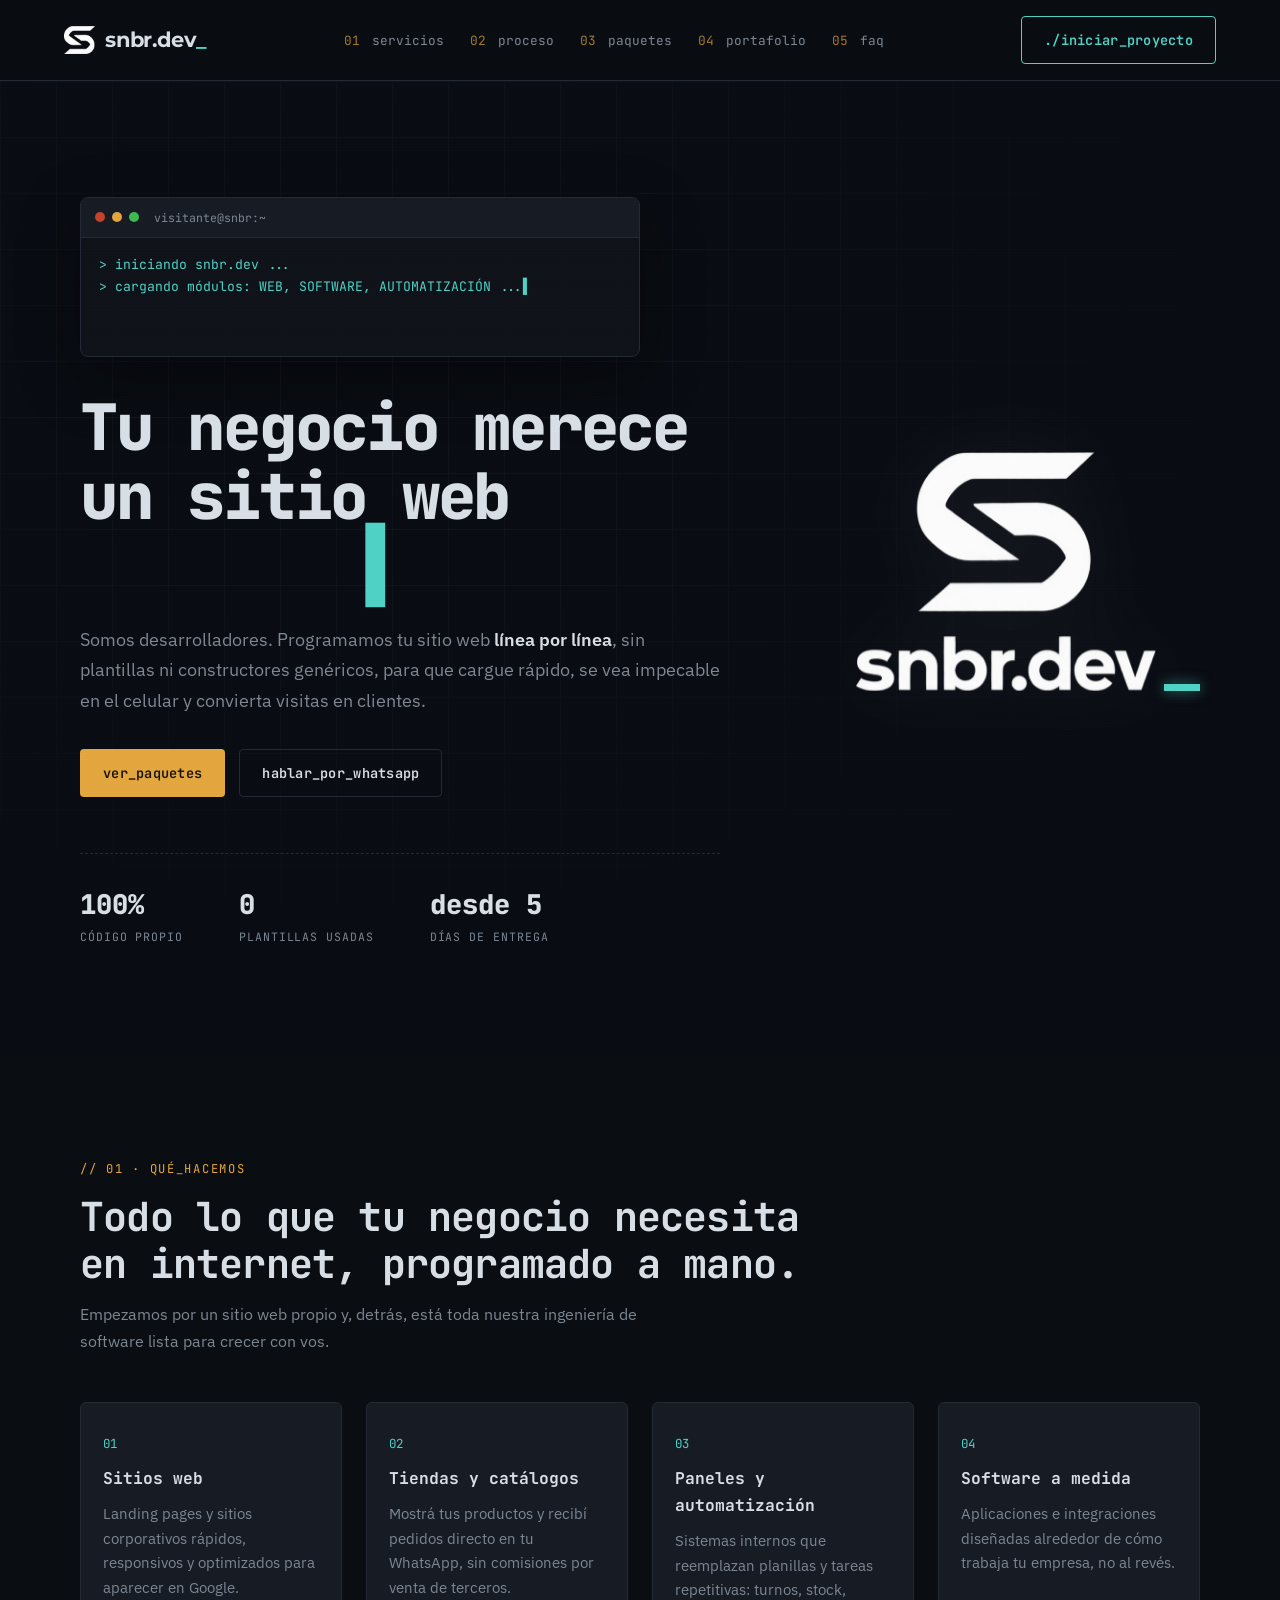
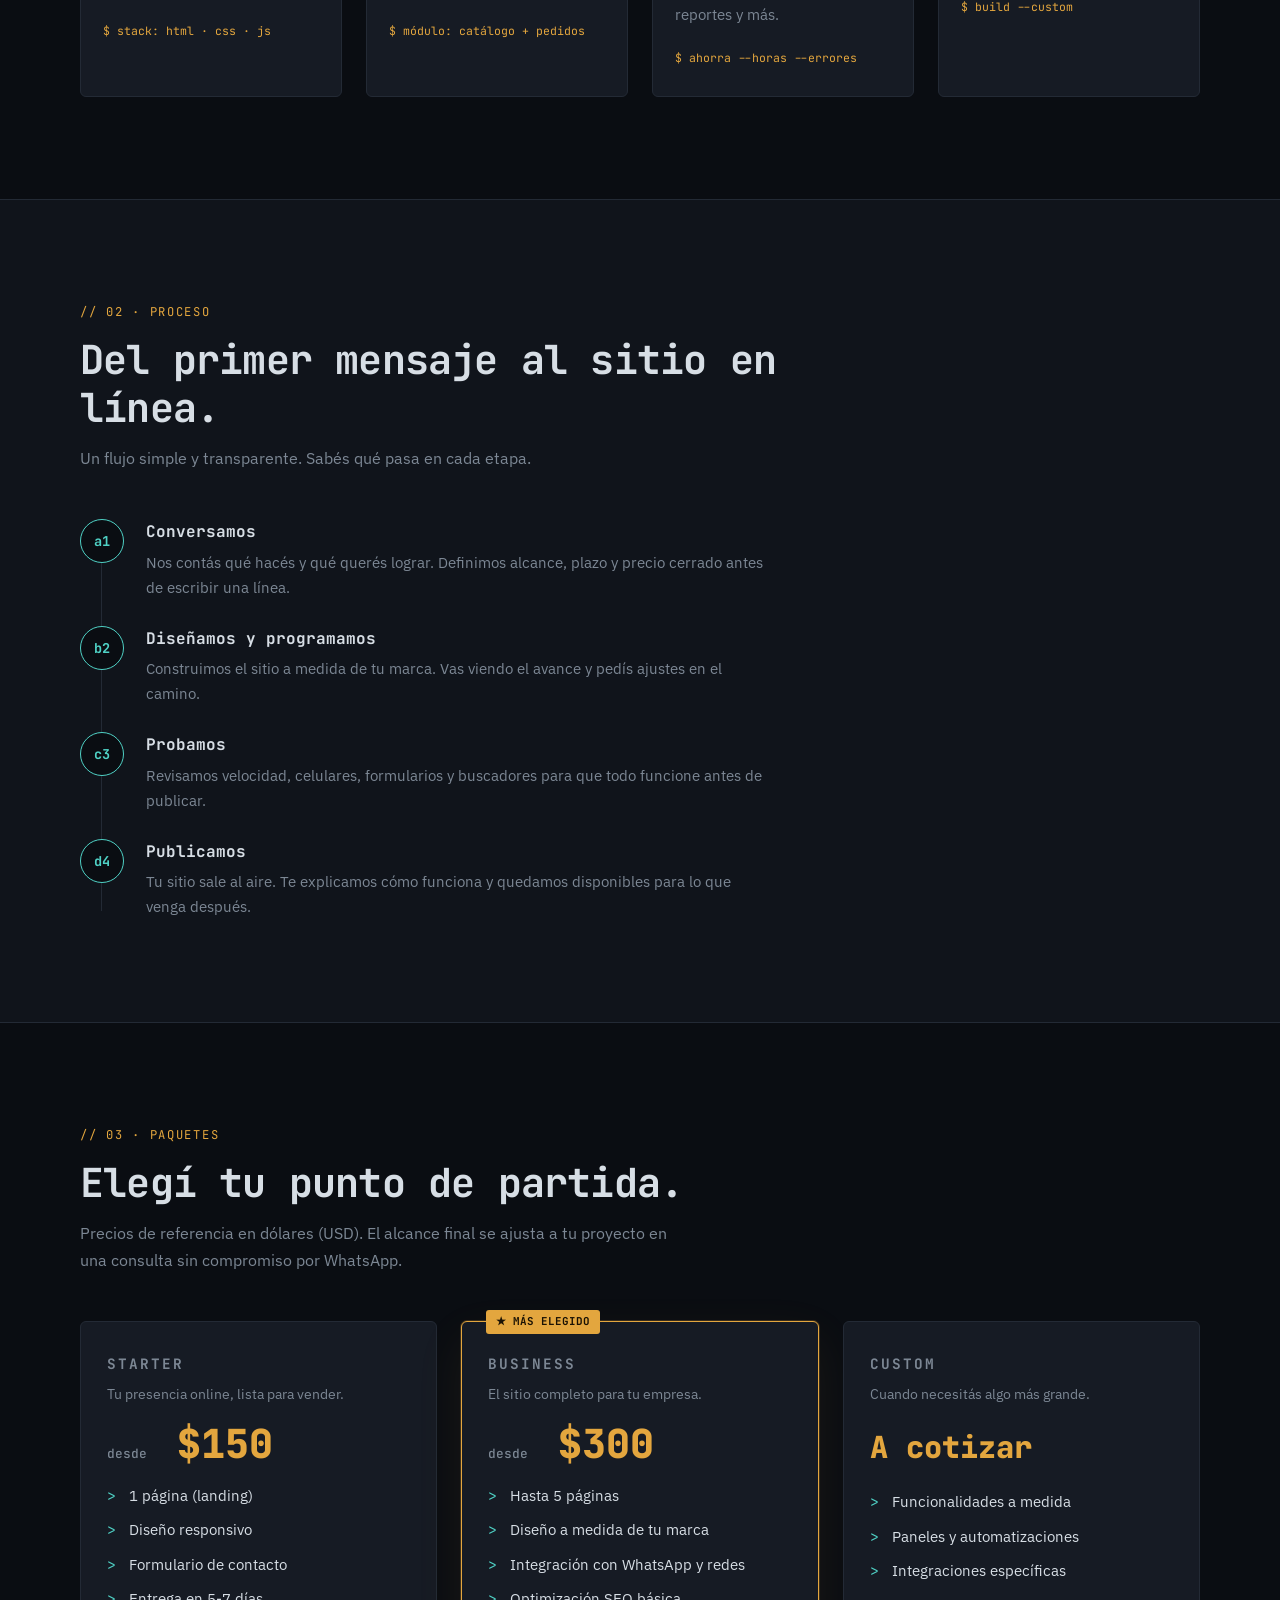
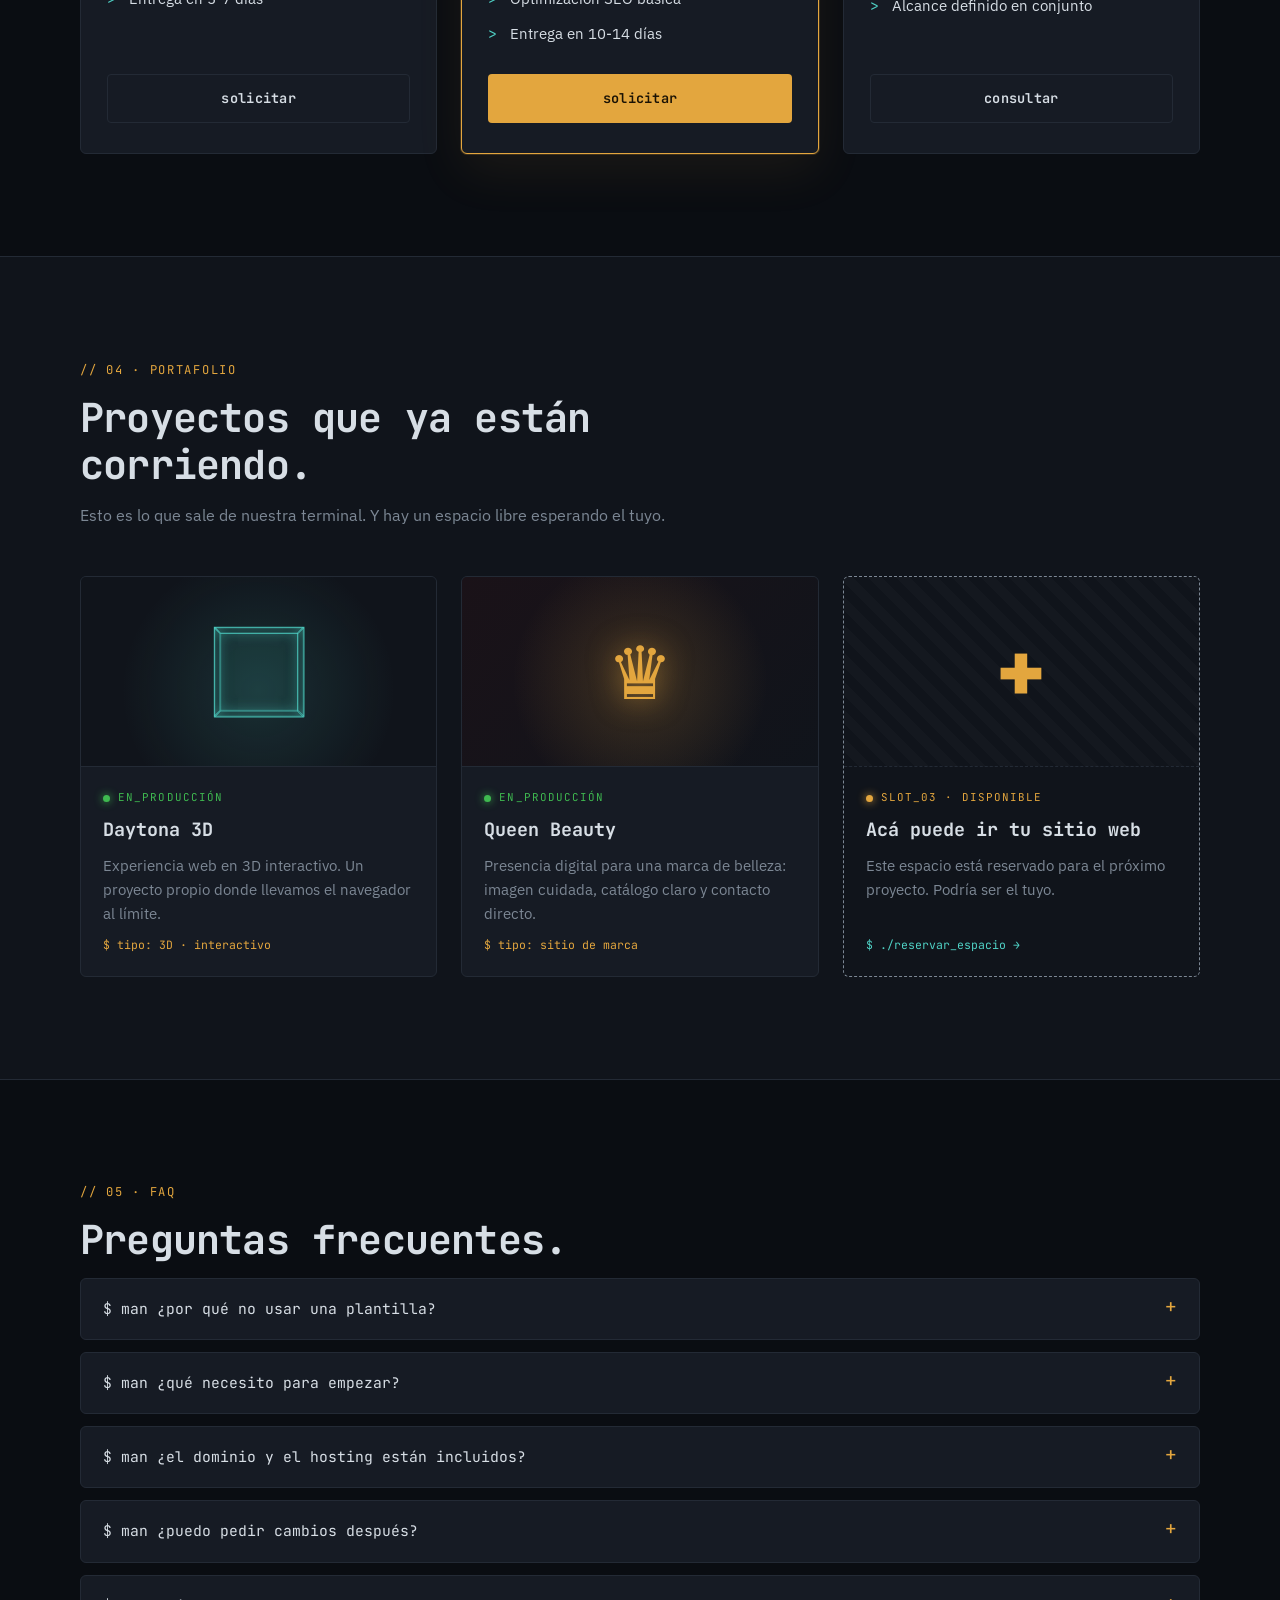
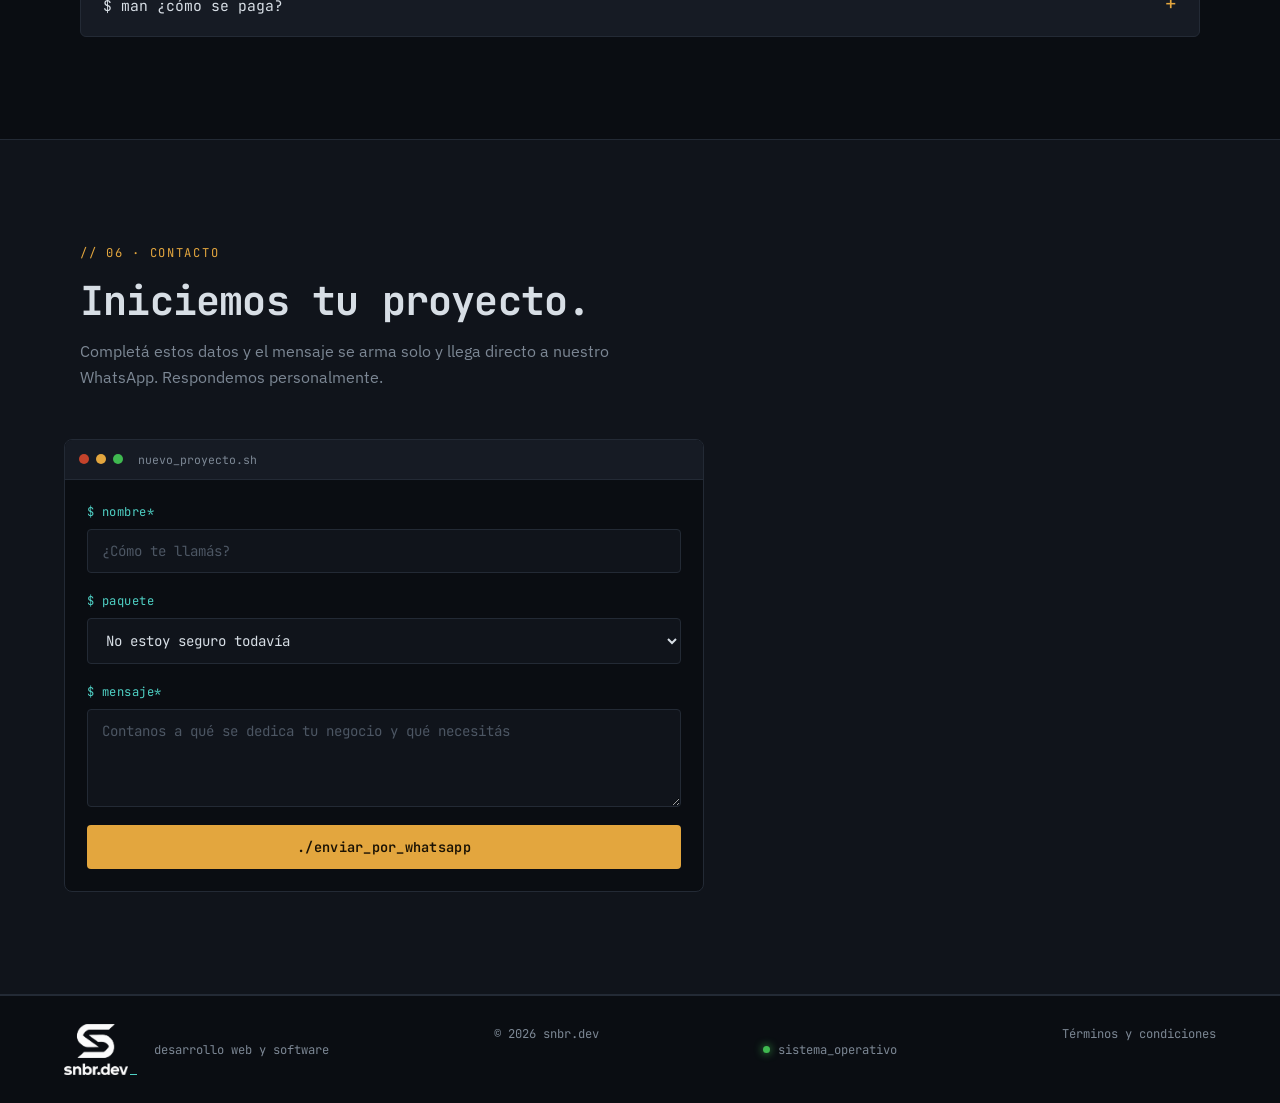
<file: index.html>
<!--
  snbr.dev
  Todos los derechos reservados.
-->
<!DOCTYPE html>
<html lang="es">
<head>
<meta charset="UTF-8">
<meta name="viewport" content="width=device-width, initial-scale=1.0">
<title>snbr.dev // desarrollo web y software a medida</title>
<meta name="description" content="Programamos sitios web y software a medida, desde cero y sin plantillas. Rápidos, seguros y pensados para que tu negocio consiga más clientes. Paraguay.">
<meta name="theme-color" content="#0a0d12">
<link rel="icon" href="favicon-32.png?v=65c0b4fa" sizes="32x32" type="image/png">
<link rel="icon" href="favicon-192.png?v=a1364e89" sizes="192x192" type="image/png">
<link rel="apple-touch-icon" href="apple-touch-icon.png?v=ab906369">
<link rel="canonical" href="https://www.snbr.dev/">
<meta property="og:type" content="website">
<meta property="og:url" content="https://www.snbr.dev/">
<meta property="og:title" content="snbr.dev — desarrollo web y software a medida">
<meta property="og:description" content="Sitios web programados desde cero, sin plantillas. Rápidos, seguros y hechos para traerte clientes.">
<meta property="og:image" content="https://www.snbr.dev/og-image.png">
<meta property="og:locale" content="es_PY">
<meta name="twitter:card" content="summary_large_image">
<meta name="twitter:title" content="snbr.dev — desarrollo web y software a medida">
<meta name="twitter:description" content="Sitios web programados desde cero, sin plantillas. Rápidos, seguros y hechos para traerte clientes.">
<meta name="twitter:image" content="https://www.snbr.dev/og-image.png">
<script type="application/ld+json">
{
  "@context": "https://schema.org",
  "@type": "ProfessionalService",
  "name": "snbr.dev",
  "url": "https://www.snbr.dev/",
  "description": "Desarrollo de sitios web y software a medida.",
  "areaServed": "PY",
  "availableLanguage": "es",
  "priceRange": "$150 - $$$"
}
</script>
<link rel="preconnect" href="https://fonts.googleapis.com">
<link rel="preconnect" href="https://fonts.gstatic.com" crossorigin>
<link href="https://fonts.googleapis.com/css2?family=JetBrains+Mono:wght@400;500;700;800&family=Montserrat:wght@700&family=IBM+Plex+Sans:wght@400;500;600&display=swap" rel="stylesheet">
<link rel="stylesheet" href="style.css?v=18320831">
</head>
<body>

<div class="scanline" aria-hidden="true"></div>
<div class="progress" id="progress" aria-hidden="true"></div>

<!-- NAV -->
<header class="nav" id="nav">
  <a href="#top" class="nav__logo" aria-label="snbr.dev, inicio"><img src="img/icon-white.png?v=bd176374" alt="" width="30" height="28"><span class="nav__word">snbr.dev<span class="cursor-blink" aria-hidden="true">_</span></span></a>
  <nav class="nav__links" id="navLinks" aria-label="Principal">
    <a href="#servicios"><i>01</i> servicios</a>
    <a href="#proceso"><i>02</i> proceso</a>
    <a href="#store"><i>03</i> paquetes</a>
    <a href="#portafolio"><i>04</i> portafolio</a>
    <a href="#faq"><i>05</i> faq</a>
    <a href="#contacto" class="nav__cta-mobile"><i>06</i> contacto</a>
  </nav>
  <a href="#contacto" class="btn btn--ghost nav__cta">./iniciar_proyecto</a>
  <button class="nav__toggle" id="navToggle" aria-label="Abrir menú" aria-expanded="false">
    <span></span><span></span><span></span>
  </button>
</header>

<main>

<!-- HERO -->
<section class="hero" id="top">
  <canvas class="hero__rain" id="rain" aria-hidden="true"></canvas>
  <div class="hero__grid" aria-hidden="true"></div>
  <div class="hero__content">
   <div class="hero__text">
    <div class="terminal" id="bootTerminal">
      <div class="terminal__bar">
        <span class="terminal__dot terminal__dot--r"></span>
        <span class="terminal__dot terminal__dot--y"></span>
        <span class="terminal__dot terminal__dot--g"></span>
        <span class="terminal__title">visitante@snbr:~</span>
      </div>
      <pre class="terminal__body" id="bootText" aria-label="Inicio del sistema"></pre>
    </div>

    <h1 class="hero__title">
      Tu negocio merece<br>
      un sitio web <span class="hl" id="rotator">hecho a medida</span><span class="cursor-blink">▌</span>
    </h1>

    <p class="hero__lead">
      Somos desarrolladores. Programamos tu sitio web <strong>línea por línea</strong>, sin plantillas ni constructores genéricos,
      para que cargue rápido, se vea impecable en el celular y convierta visitas en clientes.
    </p>

    <div class="hero__actions">
      <a href="#store" class="btn btn--primary">ver_paquetes</a>
      <a href="https://wa.link/q2kxcn" target="_blank" rel="noopener" class="btn btn--outline">hablar_por_whatsapp</a>
    </div>

    <ul class="hero__stats" aria-label="Datos clave">
      <li><b data-count="100" data-suffix="%">0</b><span>código propio</span></li>
      <li><b data-count="0" data-prefix="">0</b><span>plantillas usadas</span></li>
      <li><b data-count="5" data-prefix="desde ">0</b><span>días de entrega</span></li>
    </ul>
   </div>
   <div class="hero__brand" aria-hidden="true">
    <span class="brand-mark"><img src="img/logo-white.png?v=bb1cac8f" alt="" width="626" height="498"><i class="brand-mark__cursor"></i></span>
   </div>
  </div>
</section>

<!-- SERVICIOS -->
<section class="section" id="servicios">
  <p class="eyebrow reveal">// 01 · QUÉ_HACEMOS</p>
  <h2 class="section__title reveal">Todo lo que tu negocio necesita en internet, programado a mano.</h2>
  <p class="section__lead reveal">Empezamos por un sitio web propio y, detrás, está toda nuestra ingeniería de software lista para crecer con vos.</p>

  <div class="grid grid--4">
    <article class="card reveal">
      <span class="card__idx">01</span>
      <h3 class="card__title">Sitios web</h3>
      <p>Landing pages y sitios corporativos rápidos, responsivos y optimizados para aparecer en Google.</p>
      <code class="card__tag">$ stack: html · css · js</code>
    </article>
    <article class="card reveal">
      <span class="card__idx">02</span>
      <h3 class="card__title">Tiendas y catálogos</h3>
      <p>Mostrá tus productos y recibí pedidos directo en tu WhatsApp, sin comisiones por venta de terceros.</p>
      <code class="card__tag">$ módulo: catálogo + pedidos</code>
    </article>
    <article class="card reveal">
      <span class="card__idx">03</span>
      <h3 class="card__title">Paneles y automatización</h3>
      <p>Sistemas internos que reemplazan planillas y tareas repetitivas: turnos, stock, reportes y más.</p>
      <code class="card__tag">$ ahorra --horas --errores</code>
    </article>
    <article class="card reveal">
      <span class="card__idx">04</span>
      <h3 class="card__title">Software a medida</h3>
      <p>Aplicaciones e integraciones diseñadas alrededor de cómo trabaja tu empresa, no al revés.</p>
      <code class="card__tag">$ build --custom</code>
    </article>
  </div>
</section>

<!-- PROCESO -->
<section class="section section--alt" id="proceso">
  <p class="eyebrow reveal">// 02 · PROCESO</p>
  <h2 class="section__title reveal">Del primer mensaje al sitio en línea.</h2>
  <p class="section__lead reveal">Un flujo simple y transparente. Sabés qué pasa en cada etapa.</p>

  <ol class="pipeline">
    <li class="pipeline__step reveal">
      <span class="pipeline__hash">a1</span>
      <div>
        <h3>Conversamos</h3>
        <p>Nos contás qué hacés y qué querés lograr. Definimos alcance, plazo y precio cerrado antes de escribir una línea.</p>
      </div>
    </li>
    <li class="pipeline__step reveal">
      <span class="pipeline__hash">b2</span>
      <div>
        <h3>Diseñamos y programamos</h3>
        <p>Construimos el sitio a medida de tu marca. Vas viendo el avance y pedís ajustes en el camino.</p>
      </div>
    </li>
    <li class="pipeline__step reveal">
      <span class="pipeline__hash">c3</span>
      <div>
        <h3>Probamos</h3>
        <p>Revisamos velocidad, celulares, formularios y buscadores para que todo funcione antes de publicar.</p>
      </div>
    </li>
    <li class="pipeline__step reveal">
      <span class="pipeline__hash">d4</span>
      <div>
        <h3>Publicamos</h3>
        <p>Tu sitio sale al aire. Te explicamos cómo funciona y quedamos disponibles para lo que venga después.</p>
      </div>
    </li>
  </ol>
</section>

<!-- STORE -->
<section class="section" id="store">
  <p class="eyebrow reveal">// 03 · PAQUETES</p>
  <h2 class="section__title reveal">Elegí tu punto de partida.</h2>
  <p class="section__lead reveal">Precios de referencia en dólares (USD). El alcance final se ajusta a tu proyecto en una consulta sin compromiso por WhatsApp.</p>

  <div class="grid grid--3 plans">
    <article class="plan reveal">
      <h3 class="plan__name">STARTER</h3>
      <p class="plan__desc">Tu presencia online, lista para vender.</p>
      <p class="plan__price"><small>desde</small> $150</p>
      <ul class="plan__list">
        <li>1 página (landing)</li>
        <li>Diseño responsivo</li>
        <li>Formulario de contacto</li>
        <li>Entrega en 5-7 días</li>
      </ul>
      <a href="#contacto" class="btn btn--outline btn--block" data-plan="Starter">solicitar</a>
    </article>

    <article class="plan plan--featured reveal">
      <span class="plan__badge">★ MÁS ELEGIDO</span>
      <h3 class="plan__name">BUSINESS</h3>
      <p class="plan__desc">El sitio completo para tu empresa.</p>
      <p class="plan__price"><small>desde</small> $300</p>
      <ul class="plan__list">
        <li>Hasta 5 páginas</li>
        <li>Diseño a medida de tu marca</li>
        <li>Integración con WhatsApp y redes</li>
        <li>Optimización SEO básica</li>
        <li>Entrega en 10-14 días</li>
      </ul>
      <a href="#contacto" class="btn btn--primary btn--block" data-plan="Business">solicitar</a>
    </article>

    <article class="plan reveal">
      <h3 class="plan__name">CUSTOM</h3>
      <p class="plan__desc">Cuando necesitás algo más grande.</p>
      <p class="plan__price plan__price--text">A cotizar</p>
      <ul class="plan__list">
        <li>Funcionalidades a medida</li>
        <li>Paneles y automatizaciones</li>
        <li>Integraciones específicas</li>
        <li>Alcance definido en conjunto</li>
      </ul>
      <a href="#contacto" class="btn btn--outline btn--block" data-plan="Custom">consultar</a>
    </article>
  </div>
</section>

<!-- PORTAFOLIO -->
<section class="section section--alt" id="portafolio">
  <p class="eyebrow reveal">// 04 · PORTAFOLIO</p>
  <h2 class="section__title reveal">Proyectos que ya están corriendo.</h2>
  <p class="section__lead reveal">Esto es lo que sale de nuestra terminal. Y hay un espacio libre esperando el tuyo.</p>

  <div class="grid grid--3 work">

    <article class="work__card reveal">
      <div class="work__thumb work__thumb--daytona" aria-hidden="true">
        <div class="cube"><i></i><i></i><i></i><i></i><i></i><i></i></div>
      </div>
      <div class="work__body">
        <span class="work__status"><span class="dot dot--green"></span>EN_PRODUCCIÓN</span>
        <h3>Daytona 3D</h3>
        <p>Experiencia web en 3D interactivo. Un proyecto propio donde llevamos el navegador al límite.</p>
        <code class="card__tag">$ tipo: 3D · interactivo</code>
      </div>
    </article>

    <article class="work__card reveal">
      <div class="work__thumb work__thumb--queen" aria-hidden="true">
        <span class="crown">♛</span>
      </div>
      <div class="work__body">
        <span class="work__status"><span class="dot dot--green"></span>EN_PRODUCCIÓN</span>
        <h3>Queen Beauty</h3>
        <p>Presencia digital para una marca de belleza: imagen cuidada, catálogo claro y contacto directo.</p>
        <code class="card__tag">$ tipo: sitio de marca</code>
      </div>
    </article>

    <a href="#contacto" class="work__card work__card--slot reveal" data-plan="Mi proyecto (slot 03)" aria-label="Reservar este espacio para tu proyecto">
      <div class="work__thumb work__thumb--slot" aria-hidden="true">
        <span class="plus">+</span>
      </div>
      <div class="work__body">
        <span class="work__status work__status--free"><span class="dot dot--amber"></span>SLOT_03 · DISPONIBLE</span>
        <h3>Acá puede ir tu sitio web</h3>
        <p>Este espacio está reservado para el próximo proyecto. Podría ser el tuyo.</p>
        <code class="card__tag card__tag--cta">$ ./reservar_espacio →</code>
      </div>
    </a>

  </div>
</section>

<!-- FAQ -->
<section class="section" id="faq">
  <p class="eyebrow reveal">// 05 · FAQ</p>
  <h2 class="section__title reveal">Preguntas frecuentes.</h2>

  <div class="faq">
    <details class="faq__item reveal">
      <summary><span class="faq__q">$ man ¿por qué no usar una plantilla?</span></summary>
      <p>Las plantillas cargan código que no necesitás: son más lentas, se parecen a miles de sitios y limitan lo que podés hacer. Un sitio programado a medida es más liviano, más seguro y se ve único.</p>
    </details>
    <details class="faq__item reveal">
      <summary><span class="faq__q">$ man ¿qué necesito para empezar?</span></summary>
      <p>Solo contarnos sobre tu negocio. Si ya tenés logo, textos o fotos, mejor; si no, te orientamos sobre qué conviene preparar.</p>
    </details>
    <details class="faq__item reveal">
      <summary><span class="faq__q">$ man ¿el dominio y el hosting están incluidos?</span></summary>
      <p>Lo definimos juntos en la consulta, según tu proyecto. Te lo dejamos claro y por escrito antes de empezar, sin costos sorpresa.</p>
    </details>
    <details class="faq__item reveal">
      <summary><span class="faq__q">$ man ¿puedo pedir cambios después?</span></summary>
      <p>Sí. Durante el desarrollo hacés los ajustes que necesites, y una vez publicado podemos seguir acompañándote con mejoras y mantenimiento.</p>
    </details>
    <details class="faq__item reveal">
      <summary><span class="faq__q">$ man ¿cómo se paga?</span></summary>
      <p>Acordamos las condiciones de pago antes de empezar, de manera clara. Podés ver más detalles en nuestros <a href="terms-and-conditions.html">términos y condiciones</a>.</p>
    </details>
  </div>
</section>

<!-- CONTACTO -->
<section class="section section--alt" id="contacto">
  <p class="eyebrow reveal">// 06 · CONTACTO</p>
  <h2 class="section__title reveal">Iniciemos tu proyecto.</h2>
  <p class="section__lead reveal">Completá estos datos y el mensaje se arma solo y llega directo a nuestro WhatsApp. Respondemos personalmente.</p>

  <form class="terminal-form reveal" id="contactForm" novalidate>
    <div class="terminal-form__bar">
      <span class="terminal__dot terminal__dot--r"></span>
      <span class="terminal__dot terminal__dot--y"></span>
      <span class="terminal__dot terminal__dot--g"></span>
      <span class="terminal__title">nuevo_proyecto.sh</span>
    </div>
    <label class="field">
      <span>$ nombre*</span>
      <input type="text" id="fieldName" placeholder="¿Cómo te llamás?" autocomplete="name" required>
    </label>
    <label class="field">
      <span>$ paquete</span>
      <select id="fieldPlan">
        <option value="">No estoy seguro todavía</option>
        <option value="Starter">Starter · desde $150</option>
        <option value="Business">Business · desde $300</option>
        <option value="Custom">Custom · a cotizar</option>
        <option value="Mi proyecto (slot 03)">Quiero el slot 03 del portafolio</option>
      </select>
    </label>
    <label class="field">
      <span>$ mensaje*</span>
      <textarea id="fieldMessage" rows="4" placeholder="Contanos a qué se dedica tu negocio y qué necesitás" required></textarea>
    </label>
    <p class="field__error" id="formError" role="alert" hidden>Completá tu nombre y tu mensaje para continuar.</p>
    <button type="submit" class="btn btn--primary btn--block">./enviar_por_whatsapp</button>
  </form>
</section>

</main>

<footer class="footer">
  <span class="footer__brand"><span class="brand-mark brand-mark--sm"><img src="img/logo-white.png?v=bb1cac8f" alt="snbr.dev" width="626" height="498"><i class="brand-mark__cursor"></i></span><span>desarrollo web y software</span></span>
  <span>© 2026 snbr.dev</span>
  <span class="footer__badge"><span class="dot dot--green"></span>sistema_operativo</span>
  <a href="terms-and-conditions.html">Términos y condiciones</a>
</footer>

<script src="script.js?v=c3bd68d9"></script>
<script type="module" src="https://static.cloudflareinsights.com/beacon.min.js/v31edd6df95cf4e85bb4c19e7a9bdbcba1788362987495" integrity="sha512-iIg7k2xntmwu6/uSb5tpc/hySgZc4eoL31yB29W6tJFo2akwjPWcEqnCEdJvGexCL0KEQwVYv5BlowfhVz26hg==" data-cf-beacon='{"version":"2024.11.0","token":"c541d14c4cc54518a84c3ea2ff11c56e","r":1,"spa":2}' crossorigin="anonymous"></script>
</body>
</html>
</file>
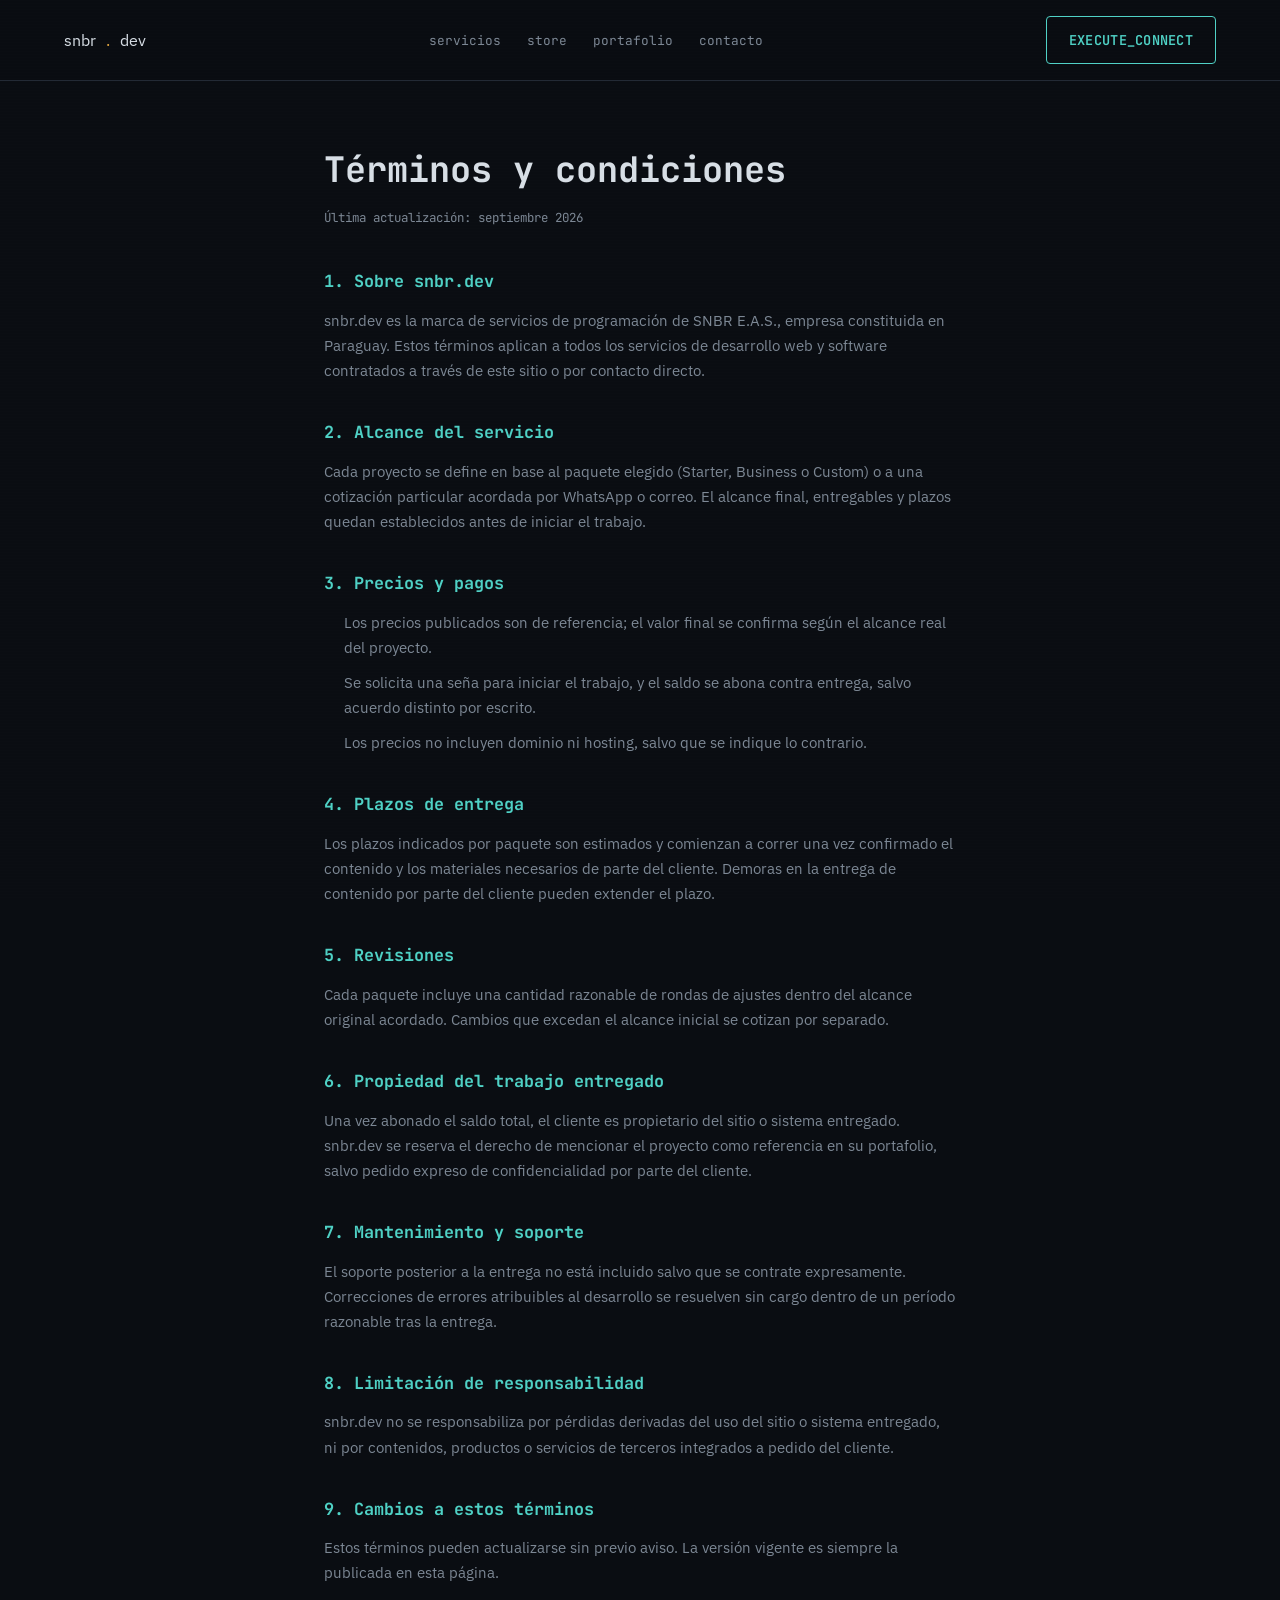
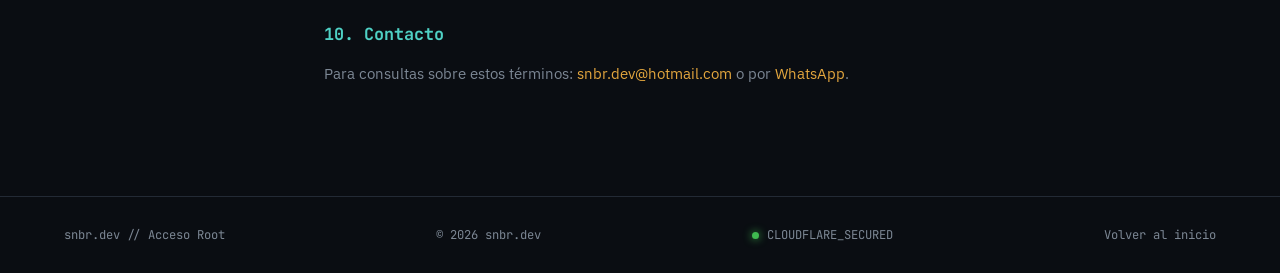
<file: terms-and-conditions.html>
<!--
  snbr.dev
  Todos los derechos reservados.
-->
<!DOCTYPE html>
<html lang="es">
<head>
<meta charset="UTF-8">
<meta name="viewport" content="width=device-width, initial-scale=1.0">
<title>Términos y condiciones — snbr.dev</title>
<meta name="description" content="Términos y condiciones de los servicios de snbr.dev.">
<link rel="icon" href="favicon.svg" type="image/svg+xml">
<link rel="icon" href="favicon-32.png" sizes="32x32" type="image/png">
<link rel="apple-touch-icon" href="apple-touch-icon.png">
<link rel="canonical" href="https://www.snbr.dev/terms-and-conditions.html">
<meta name="robots" content="noindex, follow">
<link rel="preconnect" href="https://fonts.googleapis.com">
<link rel="preconnect" href="https://fonts.gstatic.com" crossorigin>
<link href="https://fonts.googleapis.com/css2?family=JetBrains+Mono:wght@400;500;700;800&family=IBM+Plex+Sans:wght@400;500;600&display=swap" rel="stylesheet">
<link rel="stylesheet" href="style.css">
<style>
  .legal{ max-width: 760px; margin: 0 auto; padding: 60px clamp(20px,5vw,64px) 100px; }
  .legal h1{ font-family: var(--font-mono); font-size: clamp(1.6rem,3.5vw,2.2rem); margin-bottom: 8px; }
  .legal .updated{ font-family: var(--font-mono); font-size: 0.78rem; color: var(--text-dim); margin-bottom: 40px; }
  .legal h2{ font-family: var(--font-mono); font-size: 1.05rem; color: var(--accent-cyan); margin: 36px 0 12px; }
  .legal p, .legal li{ color: var(--text-dim); font-size: 0.95rem; margin-bottom: 10px; }
  .legal ul{ padding-left: 20px; margin-bottom: 10px; }
  .legal a{ color: var(--accent-amber); }
  .legal a:hover{ text-decoration: underline; }
</style>
</head>
<body>

<div class="scanline"></div>

<header class="nav" id="nav">
  <a href="/" class="nav__logo">snbr<span class="dot">.</span>dev</a>
  <nav class="nav__links" id="navLinks">
    <a href="/#servicios">servicios</a>
    <a href="/#store">store</a>
    <a href="/#portafolio">portafolio</a>
    <a href="/#contacto">contacto</a>
  </nav>
  <a href="https://wa.link/q2kxcn" target="_blank" rel="noopener" class="btn btn--ghost nav__cta">EXECUTE_CONNECT</a>
  <button class="nav__toggle" id="navToggle" aria-label="Abrir menú">
    <span></span><span></span><span></span>
  </button>
</header>

<main class="legal">
  <h1>Términos y condiciones</h1>
  <p class="updated">Última actualización: septiembre 2026</p>

  <h2>1. Sobre snbr.dev</h2>
  <p>snbr.dev es la marca de servicios de programación de SNBR E.A.S., empresa constituida en Paraguay. Estos términos aplican a todos los servicios de desarrollo web y software contratados a través de este sitio o por contacto directo.</p>

  <h2>2. Alcance del servicio</h2>
  <p>Cada proyecto se define en base al paquete elegido (Starter, Business o Custom) o a una cotización particular acordada por WhatsApp o correo. El alcance final, entregables y plazos quedan establecidos antes de iniciar el trabajo.</p>

  <h2>3. Precios y pagos</h2>
  <ul>
    <li>Los precios publicados son de referencia; el valor final se confirma según el alcance real del proyecto.</li>
    <li>Se solicita una seña para iniciar el trabajo, y el saldo se abona contra entrega, salvo acuerdo distinto por escrito.</li>
    <li>Los precios no incluyen dominio ni hosting, salvo que se indique lo contrario.</li>
  </ul>

  <h2>4. Plazos de entrega</h2>
  <p>Los plazos indicados por paquete son estimados y comienzan a correr una vez confirmado el contenido y los materiales necesarios de parte del cliente. Demoras en la entrega de contenido por parte del cliente pueden extender el plazo.</p>

  <h2>5. Revisiones</h2>
  <p>Cada paquete incluye una cantidad razonable de rondas de ajustes dentro del alcance original acordado. Cambios que excedan el alcance inicial se cotizan por separado.</p>

  <h2>6. Propiedad del trabajo entregado</h2>
  <p>Una vez abonado el saldo total, el cliente es propietario del sitio o sistema entregado. snbr.dev se reserva el derecho de mencionar el proyecto como referencia en su portafolio, salvo pedido expreso de confidencialidad por parte del cliente.</p>

  <h2>7. Mantenimiento y soporte</h2>
  <p>El soporte posterior a la entrega no está incluido salvo que se contrate expresamente. Correcciones de errores atribuibles al desarrollo se resuelven sin cargo dentro de un período razonable tras la entrega.</p>

  <h2>8. Limitación de responsabilidad</h2>
  <p>snbr.dev no se responsabiliza por pérdidas derivadas del uso del sitio o sistema entregado, ni por contenidos, productos o servicios de terceros integrados a pedido del cliente.</p>

  <h2>9. Cambios a estos términos</h2>
  <p>Estos términos pueden actualizarse sin previo aviso. La versión vigente es siempre la publicada en esta página.</p>

  <h2>10. Contacto</h2>
  <p>Para consultas sobre estos términos: <a href="mailto:snbr.dev@hotmail.com">snbr.dev@hotmail.com</a> o por <a href="https://wa.link/q2kxcn" target="_blank" rel="noopener">WhatsApp</a>.</p>
</main>

<footer class="footer">
  <span>snbr.dev // Acceso Root</span>
  <span>© 2026 snbr.dev</span>
  <span class="footer__badge"><span class="dot dot--green"></span>CLOUDFLARE_SECURED</span>
  <a href="/">Volver al inicio</a>
</footer>

</body>
</html>
</file>
<file: style.css>
/*
  snbr.dev
  Todos los derechos reservados.
*/

/* ===== TOKENS ===== */
:root{
  --bg: #0a0d12;
  --bg-surface: #10141b;
  --bg-elevated: #161b24;
  --border: #232a35;
  --text: #d7dee5;
  --text-dim: #7c8794;
  --accent-amber: #e3a63e;
  --accent-cyan: #4fd1c5;
  --accent-green: #3fb950;
  --accent-red: #c4432b;
  --font-mono: 'JetBrains Mono', ui-monospace, SFMono-Regular, Menlo, monospace;
  --font-sans: 'IBM Plex Sans', system-ui, sans-serif;
  --radius: 4px;
  --max-w: 1120px;
}

*{ box-sizing: border-box; margin:0; padding:0; }
html{ scroll-behavior: smooth; scroll-padding-top: 76px; }
body{
  background: var(--bg);
  color: var(--text);
  font-family: var(--font-sans);
  line-height: 1.65;
  overflow-x: hidden;
}
img{ max-width:100%; display:block; }
a{ color: inherit; text-decoration:none; }
ul, ol{ list-style:none; }
::selection{ background: var(--accent-amber); color: var(--bg); }
:focus-visible{ outline: 2px solid var(--accent-cyan); outline-offset: 3px; }

/* CRT scanline overlay */
.scanline{
  position: fixed; inset:0; pointer-events:none; z-index: 999;
  background: repeating-linear-gradient(
    to bottom,
    rgba(255,255,255,0.015) 0, rgba(255,255,255,0.015) 1px,
    transparent 1px, transparent 3px
  );
  mix-blend-mode: overlay;
}

/* scroll progress */
.progress{
  position: fixed; top:0; left:0; height:2px; width:100%; z-index: 1000;
  background: linear-gradient(90deg, var(--accent-cyan), var(--accent-amber));
  transform: scaleX(0); transform-origin: left;
}

.dot{ color: var(--accent-amber); }
.cursor-blink{ animation: blink 1.05s steps(1) infinite; color: var(--accent-cyan); }
@keyframes blink{ 50%{ opacity:0; } }

/* ===== NAV ===== */
.nav{
  position: sticky; top:0; z-index: 100;
  display:flex; align-items:center; justify-content:space-between; gap: 24px;
  padding: 16px clamp(20px, 5vw, 64px);
  background: rgba(10,13,18,0.85);
  backdrop-filter: blur(8px);
  border-bottom: 1px solid var(--border);
}
.nav__logo{ display:inline-flex; align-items:center; gap: 10px; }
.nav__logo img{ height: 28px; width:auto; }
.nav__word{ font-family: 'Montserrat', var(--font-sans); font-weight:700; font-size: 1.3rem; letter-spacing: -0.03em; line-height:1; }
.nav__links{ display:flex; gap: 26px; font-family: var(--font-mono); font-size: 0.8rem; }
.nav__links a{ color: var(--text-dim); transition: color .2s; }
.nav__links a i{ font-style: normal; color: var(--accent-amber); opacity:.7; margin-right: 4px; }
.nav__links a:hover, .nav__links a.is-active{ color: var(--accent-cyan); }
.nav__cta{ font-size: 0.78rem; padding: 8px 16px; }
.nav__cta-mobile{ display:none; }
.nav__toggle{ display:none; flex-direction:column; gap:5px; background:none; border:none; cursor:pointer; padding: 4px; }
.nav__toggle span{ width: 22px; height: 2px; background: var(--text); display:block; transition: transform .25s, opacity .25s; }

/* ===== BUTTONS ===== */
.btn{
  font-family: var(--font-mono); font-size: 0.85rem; font-weight:600; letter-spacing: 0.02em;
  padding: 12px 22px; border-radius: var(--radius); display:inline-block; text-align:center;
  border: 1px solid transparent; cursor:pointer; transition: all .2s ease;
}
.btn--primary{ background: var(--accent-amber); color: #1a1204; }
.btn--primary:hover{ filter: brightness(1.1); transform: translateY(-1px); box-shadow: 0 6px 24px rgba(227,166,62,.25); }
.btn--outline{ border-color: var(--border); color: var(--text); background: transparent; }
.btn--outline:hover{ border-color: var(--accent-cyan); color: var(--accent-cyan); }
.btn--ghost{ border-color: var(--accent-cyan); color: var(--accent-cyan); background: transparent; }
.btn--ghost:hover{ background: rgba(79,209,197,.12); }
.btn--block{ display:block; width:100%; }

/* ===== HERO ===== */
.hero{ position: relative; overflow:hidden; padding: clamp(56px, 9vw, 120px) clamp(20px, 5vw, 64px) clamp(64px, 9vw, 110px); }
.hero__rain{ position:absolute; inset:0; width:100%; height:100%; opacity:.16; pointer-events:none; }
.hero__grid{
  position:absolute; inset:0; pointer-events:none;
  background-image:
    linear-gradient(var(--border) 1px, transparent 1px),
    linear-gradient(90deg, var(--border) 1px, transparent 1px);
  background-size: 56px 56px;
  opacity:.28;
  -webkit-mask-image: radial-gradient(ellipse at 30% 30%, #000 10%, transparent 72%);
          mask-image: radial-gradient(ellipse at 30% 30%, #000 10%, transparent 72%);
}
.hero__content{ position:relative; max-width: var(--max-w); margin: 0 auto; display:grid; grid-template-columns: minmax(0,1fr) minmax(0,340px); align-items:center; gap: clamp(32px, 6vw, 80px); }
.hero__brand{ display:grid; place-items:center; }

/* logo oficial + guion bajo titilante (el detalle de marca) */
.brand-mark{ position:relative; display:inline-block; line-height:0; margin-right: 14%; }
.brand-mark img{ width:100%; height:auto; display:block; }
.brand-mark__cursor{
  position:absolute; left: 102.5%; bottom: 0; width: 12%; height: 2.7%;
  background: var(--accent-cyan); box-shadow: 0 0 14px rgba(79,209,197,.55);
  animation: blink 1.05s steps(1) infinite;
}
.hero__brand .brand-mark{ width: min(100%, 300px); filter: drop-shadow(0 0 40px rgba(255,255,255,.07)); }
.brand-mark--sm{ width: 64px; margin-right: 10px; }
.brand-mark--sm .brand-mark__cursor{ box-shadow:none; }

.terminal{
  max-width: 560px; margin: 0 0 36px;
  background: rgba(16,20,27,.92); border:1px solid var(--border); border-radius: 8px; overflow:hidden;
  box-shadow: 0 20px 60px rgba(0,0,0,.4);
}
.terminal__bar, .terminal-form__bar{
  display:flex; align-items:center; gap:7px; padding: 10px 14px;
  background: var(--bg-elevated); border-bottom: 1px solid var(--border);
}
.terminal__dot{ width:10px; height:10px; border-radius:50%; display:inline-block; }
.terminal__dot--r{ background:#c4432b; } .terminal__dot--y{ background:#e3a63e; } .terminal__dot--g{ background:#3fb950; }
.terminal__title{ margin-left: 8px; font-family: var(--font-mono); font-size:.72rem; color: var(--text-dim); }
.terminal__body{
  font-family: var(--font-mono); font-size:.82rem; color: var(--accent-cyan);
  padding: 16px 18px; min-height: 118px; white-space: pre-wrap; line-height:1.7;
}

.hero__title{
  font-family: var(--font-mono); font-weight:800; letter-spacing:-0.035em; line-height:1.08;
  font-size: clamp(2.1rem, 5.6vw, 4rem); margin-bottom: 24px;
}
.hl{ color: var(--accent-amber); }
.hero__lead{ max-width: 640px; font-size: clamp(1rem, 1.5vw, 1.15rem); color: var(--text-dim); margin-bottom: 34px; }
.hero__lead strong{ color: var(--text); font-weight:600; }
.hero__actions{ display:flex; flex-wrap:wrap; gap: 14px; }

.hero__stats{ display:flex; flex-wrap:wrap; gap: 18px clamp(28px, 6vw, 56px); margin: 56px 0 0; padding-top: 28px; border-top: 1px dashed var(--border); max-width: 640px; }
.hero__stats li{ display:flex; flex-direction:column; }
.hero__stats b{ font-family: var(--font-mono); font-size: 1.7rem; color: var(--text); font-weight:800; }
.hero__stats span{ font-family: var(--font-mono); font-size:.72rem; color: var(--text-dim); text-transform: uppercase; letter-spacing:.08em; }

/* ===== SECTIONS ===== */
.section{ padding: clamp(64px, 8vw, 104px) clamp(20px, 5vw, 64px); max-width: none; }
.section > *{ max-width: var(--max-w); margin-left:auto; margin-right:auto; }
.section--alt{ background: var(--bg-surface); border-top:1px solid var(--border); border-bottom:1px solid var(--border); }
.eyebrow{ font-family: var(--font-mono); font-size:.76rem; color: var(--accent-amber); letter-spacing:.14em; margin-bottom: 14px; }
.section__title{
  font-family: var(--font-mono); font-weight:700; letter-spacing:-0.02em; line-height:1.18;
  font-size: clamp(1.6rem, 3.4vw, 2.5rem); margin-bottom: 14px; padding-right: max(0px, calc(100% - 760px));
}
.section__lead{ color: var(--text-dim); padding-right: max(0px, calc(100% - 640px)); margin-bottom: 48px; }

/* reveal on scroll */
.reveal{ opacity:0; transform: translateY(18px); transition: opacity .6s ease, transform .6s ease; }
.reveal.is-in{ opacity:1; transform:none; }

/* ===== GRIDS & CARDS ===== */
.grid{ display:grid; gap: clamp(14px, 2vw, 24px); align-items:stretch; }
.grid--4{ grid-template-columns: repeat(4, 1fr); }
.grid--3{ grid-template-columns: repeat(3, 1fr); }

.card{
  height:100%; position:relative; padding: 26px 22px; background: var(--bg-elevated); border:1px solid var(--border); border-radius: 6px;
  transition: border-color .25s, transform .25s;
}
.card:hover{ border-color: var(--accent-cyan); transform: translateY(-3px); }
.card__idx{ font-family: var(--font-mono); color: var(--accent-cyan); font-size:.78rem; }
.card__title{ font-family: var(--font-mono); font-size:1.02rem; margin: 10px 0; }
.card p{ color: var(--text-dim); font-size:.93rem; margin-bottom: 16px; }
.card__tag{ font-family: var(--font-mono); font-size:.72rem; color: var(--accent-amber); }

/* ===== PIPELINE ===== */
.pipeline{ position:relative; display:grid; gap: 26px; padding-left: 0; }
.pipeline::before{ content:""; position:absolute; left: 21px; top: 8px; bottom: 8px; width:1px; background: var(--border); }
.pipeline__step{ display:flex; gap: 22px; align-items:flex-start; position:relative; }
.pipeline__hash{
  flex: 0 0 44px; height:44px; display:grid; place-items:center; z-index:1;
  font-family: var(--font-mono); font-weight:700; font-size:.85rem; color: var(--accent-cyan);
  background: var(--bg); border:1px solid var(--accent-cyan); border-radius:50%;
}
.pipeline__step h3{ font-family: var(--font-mono); font-size: 1rem; margin-bottom: 4px; }
.pipeline__step p{ color: var(--text-dim); max-width: 620px; font-size:.95rem; }

/* ===== PLANS ===== */
.plans{ align-items: stretch; }
.plan{
  position:relative; display:flex; flex-direction:column; padding: 30px 26px;
  background: var(--bg-elevated); border:1px solid var(--border); border-radius: 6px;
  transition: transform .25s, border-color .25s;
}
.plan:hover{ transform: translateY(-4px); border-color: var(--text-dim); }
.plan--featured{ border-color: var(--accent-amber); box-shadow: 0 0 0 1px rgba(227,166,62,.2), 0 18px 50px rgba(227,166,62,.08); }
.plan--featured:hover{ border-color: var(--accent-amber); }
.plan__badge{
  position:absolute; top:-12px; left: 24px; padding: 3px 10px; border-radius: 3px;
  font-family: var(--font-mono); font-size:.68rem; font-weight:700; background: var(--accent-amber); color:#1a1204;
}
.plan__name{ font-family: var(--font-mono); font-size:.9rem; letter-spacing:.14em; color: var(--text-dim); }
.plan__desc{ font-size:.9rem; color: var(--text-dim); margin: 6px 0 18px; }
.plan__price{ font-family: var(--font-mono); font-weight:800; font-size: 2.5rem; color: var(--accent-amber); margin-bottom: 20px; line-height:1; }
.plan__price small{ font-size:.8rem; font-weight:500; color: var(--text-dim); margin-right: 6px; }
.plan__price--text{ font-size: 1.9rem; padding: 8px 0; }
.plan__list{ display:grid; align-content:start; gap: 10px; margin-bottom: 28px; flex:1; font-size:.93rem; }
.plan__list li{ padding-left: 22px; position:relative; }
.plan__list li::before{ content:">"; position:absolute; left:0; font-family: var(--font-mono); color: var(--accent-cyan); }

/* ===== PORTFOLIO ===== */
.work__card{
  display:flex; flex-direction:column; background: var(--bg-elevated); border:1px solid var(--border);
  border-radius: 6px; overflow:hidden; transition: transform .25s, border-color .25s;
}
.work__card:hover{ transform: translateY(-4px); border-color: var(--accent-cyan); }
.work__thumb{ position:relative; height: 190px; display:grid; place-items:center; overflow:hidden; border-bottom:1px solid var(--border); }
.work__body{ padding: 22px; display:flex; flex-direction:column; gap: 8px; flex:1; }
.work__body h3{ font-family: var(--font-mono); font-size:1.15rem; }
.work__body p{ color: var(--text-dim); font-size:.92rem; flex:1; }
.work__status{ display:inline-flex; align-items:center; gap:8px; font-family: var(--font-mono); font-size:.68rem; letter-spacing:.1em; color: var(--accent-green); }
.work__status--free{ color: var(--accent-amber); }
.dot--green, .dot--amber{ display:inline-block; width:7px; height:7px; border-radius:50%; }
.dot--green{ background: var(--accent-green); box-shadow: 0 0 8px var(--accent-green); animation: pulse 2s ease-in-out infinite; }
.dot--amber{ background: var(--accent-amber); box-shadow: 0 0 8px var(--accent-amber); animation: pulse 1.4s ease-in-out infinite; }
@keyframes pulse{ 50%{ opacity:.35; } }

/* Daytona: cubo wireframe 3D */
.work__thumb--daytona{
  background: radial-gradient(circle at 50% 60%, rgba(79,209,197,.14), transparent 65%), var(--bg-surface);
  perspective: 600px;
}
.cube{ position:relative; width:84px; height:84px; transform-style: preserve-3d; animation: spin 14s linear infinite; }
.cube i{ position:absolute; inset:0; border:1.5px solid var(--accent-cyan); background: rgba(79,209,197,.05); box-shadow: 0 0 14px rgba(79,209,197,.25) inset; }
.cube i:nth-child(1){ transform: translateZ(42px); }
.cube i:nth-child(2){ transform: rotateY(180deg) translateZ(42px); }
.cube i:nth-child(3){ transform: rotateY(90deg)  translateZ(42px); }
.cube i:nth-child(4){ transform: rotateY(-90deg) translateZ(42px); }
.cube i:nth-child(5){ transform: rotateX(90deg)  translateZ(42px); }
.cube i:nth-child(6){ transform: rotateX(-90deg) translateZ(42px); }
@keyframes spin{ from{ transform: rotateX(-24deg) rotateY(0); } to{ transform: rotateX(-24deg) rotateY(360deg); } }

/* Queen Beauty: corona */
.work__thumb--queen{ background: radial-gradient(circle at 50% 55%, rgba(227,166,62,.2), transparent 62%), linear-gradient(135deg, #1a1218, var(--bg-surface)); }
.crown{ font-size: 4.6rem; line-height:1; color: var(--accent-amber); text-shadow: 0 0 30px rgba(227,166,62,.55); animation: float 4s ease-in-out infinite; }
@keyframes float{ 50%{ transform: translateY(-8px); } }

/* Slot 03: tu proyecto */
.work__card--slot{ border-style: dashed; border-color: var(--text-dim); background: transparent; cursor:pointer; }
.work__card--slot:hover{ border-color: var(--accent-amber); }
.work__thumb--slot{ border-bottom-style: dashed; background: repeating-linear-gradient(45deg, transparent 0 10px, rgba(255,255,255,.015) 10px 20px); }
.plus{ font-family: var(--font-mono); font-weight:800; font-size: 5.2rem; line-height:1; color: var(--accent-amber); transition: transform .35s ease, text-shadow .35s; }
.work__card--slot:hover .plus{ transform: rotate(90deg) scale(1.12); text-shadow: 0 0 28px rgba(227,166,62,.6); }
.card__tag--cta{ color: var(--accent-cyan); }

/* ===== FAQ ===== */
.faq{ display:grid; gap: 12px; }
.faq__item{ background: var(--bg-elevated); border:1px solid var(--border); border-radius: 6px; transition: border-color .2s; }
.faq__item[open]{ border-color: var(--accent-cyan); }
.faq__item summary{ list-style:none; cursor:pointer; padding: 18px 22px; display:flex; justify-content:space-between; gap:16px; }
.faq__item summary::-webkit-details-marker{ display:none; }
.faq__item summary::after{ content:"+"; font-family: var(--font-mono); color: var(--accent-amber); font-size:1.2rem; line-height:1; transition: transform .25s; }
.faq__item[open] summary::after{ transform: rotate(45deg); }
.faq__q{ font-family: var(--font-mono); font-size:.92rem; }
.faq__item p{ padding: 0 22px 20px; color: var(--text-dim); font-size:.95rem; max-width: 720px; }
.faq__item p a{ color: var(--accent-cyan); text-decoration: underline; text-underline-offset: 3px; }

/* ===== FORM ===== */
.terminal-form{ max-width: 640px; margin-left:0 !important; background: var(--bg); border:1px solid var(--border); border-radius: 8px; overflow:hidden; }
.terminal-form > .field, .terminal-form > .btn, .terminal-form > .field__error{ margin-left: 22px; margin-right: 22px; width: calc(100% - 44px); }
.terminal-form > .field:first-of-type{ margin-top: 22px; }
.terminal-form > .btn{ margin-top: 6px; margin-bottom: 22px; }
.field{ display:flex; flex-direction:column; gap: 7px; margin-bottom: 18px; }
.field span{ font-family: var(--font-mono); font-size:.76rem; color: var(--accent-cyan); letter-spacing:.04em; }
.field input, .field textarea, .field select{
  width:100%; padding: 12px 14px; background: var(--bg-surface); color: var(--text);
  border:1px solid var(--border); border-radius: var(--radius); font-family: var(--font-mono); font-size:.88rem; resize: vertical;
  transition: border-color .2s, box-shadow .2s;
}
.field input::placeholder, .field textarea::placeholder{ color: #4c5663; }
.field input:focus, .field textarea:focus, .field select:focus{ outline:none; border-color: var(--accent-cyan); box-shadow: 0 0 0 3px rgba(79,209,197,.12); }
.field__error{ color: #ff7a5c; font-family: var(--font-mono); font-size:.8rem; margin-bottom: 14px; }

/* ===== FOOTER ===== */
.footer{
  display:flex; flex-wrap:wrap; justify-content:space-between; gap: 12px 24px;
  padding: 28px clamp(20px, 5vw, 64px); border-top: 1px solid var(--border);
  font-family: var(--font-mono); font-size:.76rem; color: var(--text-dim);
}
.footer a:hover{ color: var(--accent-cyan); }
.footer__brand{ display:inline-flex; align-items:center; gap: 16px; }
.footer__badge{ display:inline-flex; align-items:center; gap:8px; }

/* ===== RESPONSIVE ===== */
/* laptop / tablet horizontal */
@media (max-width: 1100px){
  .hero__content{ grid-template-columns: minmax(0,1fr) minmax(0,260px); }
  .grid--4{ grid-template-columns: repeat(2, 1fr); }
  .nav__links{ gap: 18px; }
}
/* tablet vertical: 3 columnas ajustadas */
@media (max-width: 900px){
  .plan, .card{ padding: 24px 18px; }
  .plan__price{ font-size: 2.1rem; }
  .work__body{ padding: 18px; }
}
/* menú hamburguesa */
@media (max-width: 860px){
  .nav__toggle{ display:flex; }
  .nav__cta{ display:none; }
  .nav__cta-mobile{ display:block; }
  .nav__links{
    position:absolute; top:100%; left:0; right:0; flex-direction:column; gap: 0;
    background: rgba(10,13,18,.98); border-bottom:1px solid var(--border);
    max-height:0; overflow:hidden; transition: max-height .3s ease;
  }
  .nav__links a{ padding: 14px clamp(20px, 5vw, 64px); border-top:1px solid var(--border); font-size:.9rem; }
  .nav.is-open .nav__links{ max-height: 420px; }
  .nav.is-open .nav__toggle span:nth-child(1){ transform: translateY(7px) rotate(45deg); }
  .nav.is-open .nav__toggle span:nth-child(2){ opacity:0; }
  .nav.is-open .nav__toggle span:nth-child(3){ transform: translateY(-7px) rotate(-45deg); }
}
/* celular: una columna centrada y simétrica */
@media (max-width: 860px){
  .hero__content{ grid-template-columns: 1fr; }
  .hero__brand{ display:none; }
}
@media (max-width: 760px){
  .grid--3, .grid--4{ grid-template-columns: 1fr; max-width: 480px; }
  .plan--featured{ order:-1; }
  .hero__title br{ display:none; }
  .terminal__body{ font-size:.76rem; min-height: 132px; }
  .hero__actions .btn{ width:100%; max-width: 360px; }
  .hero__stats{ gap: 16px 24px; }
  .hero__stats b{ font-size:1.35rem; }
  .footer{ flex-direction:column; }
}
@media (max-width: 380px){
  .hero__title{ font-size: 1.85rem; }
  .terminal-form > .field, .terminal-form > .btn, .terminal-form > .field__error{ margin-left: 14px; margin-right: 14px; width: calc(100% - 28px); }
}

/* ===== REDUCED MOTION ===== */
@media (prefers-reduced-motion: reduce){
  *, *::before, *::after{ animation: none !important; transition: none !important; scroll-behavior: auto !important; }
  .reveal{ opacity:1; transform:none; }
  .hero__rain{ display:none; }
}
</file>
